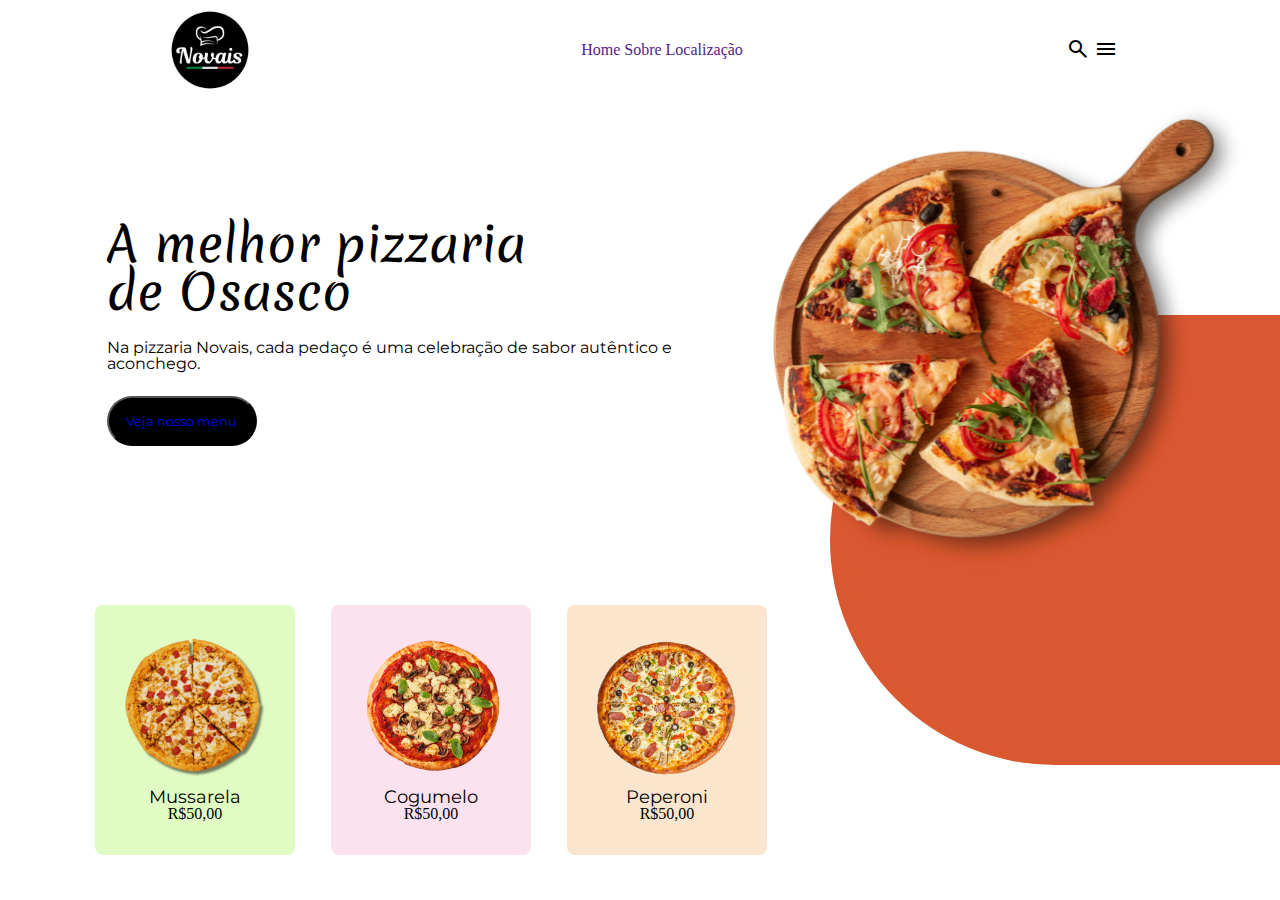
<file: pizzaria/PIZZARIA/index.html>
<!DOCTYPE html>
<html lang="pt-br">

<head>
    <meta charset="UTF-8">
    <meta name="viewport" content="width=device-width, initial-scale=1.0">
    <title>Pizzaria Novais</title>
    <link rel="stylesheet" href="./css/main.css">
    <link rel="stylesheet"
        href="https://fonts.googleapis.com/css2?family=Material+Symbols+Outlined:opsz,wght,FILL,GRAD@20..48,100..700,0..1,-50..200" />
    <link rel="stylesheet"
        href="https://fonts.googleapis.com/css2?family=Material+Symbols+Outlined:opsz,wght,FILL,GRAD@20..48,100..700,0..1,-50..200" />
</head>

<body>
    <header>
        <nav>
            <img class="logotipo" src="./images/Logotipo pizzaria Novais.png" alt="Logotipo Novais">
            <ul class="lista_menu">
                <li><a href="">Home</a></li>
                <li><a href="">Sobre</a></li>
                <li><a href="">Localização</a></li>
            </ul>
            <ul class="lista_icon">
                <li><span class="material-symbols-outlined">search</span></li>
                <li><span class="material-symbols-outlined">menu</span></li>
            </ul>
        </nav>
        <div class="mensagem_principal">
            <h1 class="titulo_principal">A melhor <spam>pizzaria</spam> <br> de Osasco</h1>
            <p class="text-medium">Na pizzaria Novais, cada pedaço é uma celebração de sabor autêntico e aconchego.</p>
            <button><a href="menu.html">Veja nosso menu</a></button>
        </div>
        <img class="imagem_principal" src="./images/pizza1.png" alt="Minha imagem principal">
        <div class="div-arredondada"></div>
    </header>
    <section class="cards">
        <div class="card card_verde_menta">
            <img class="imagem_pizza" src="./images/pizza.png" alt="">
            <p class="text-large">Mussarela</p>
            <p>R$50,00</p>
        </div>
        <div class="card card_rosa_pastel">
            <img class="imagem_pizza" src="./images/pizza2.png" alt="">
            <p class="text-large">Cogumelo</p>
            <p>R$50,00</p>
        </div>
        <div class="card card_pessego">
            <img class="imagem_pizza" src="./images/pizza3.png" alt="">
            <p class="text-large">Peperoni</p>
            <p>R$50,00</p>
        </div>
    </section>
</body>

</html>
</file>
<file: pizzaria/PIZZARIA/css/main.css>
@import "base/reset.css";
@import "base/typhography.css";
@import "base/variaveis.css";
@import "layout/nav.css";
@import "layout/header.css";
@import "module/button.css";
@import "module/card.css";
@import "layout/section_cards.css";
</file>
